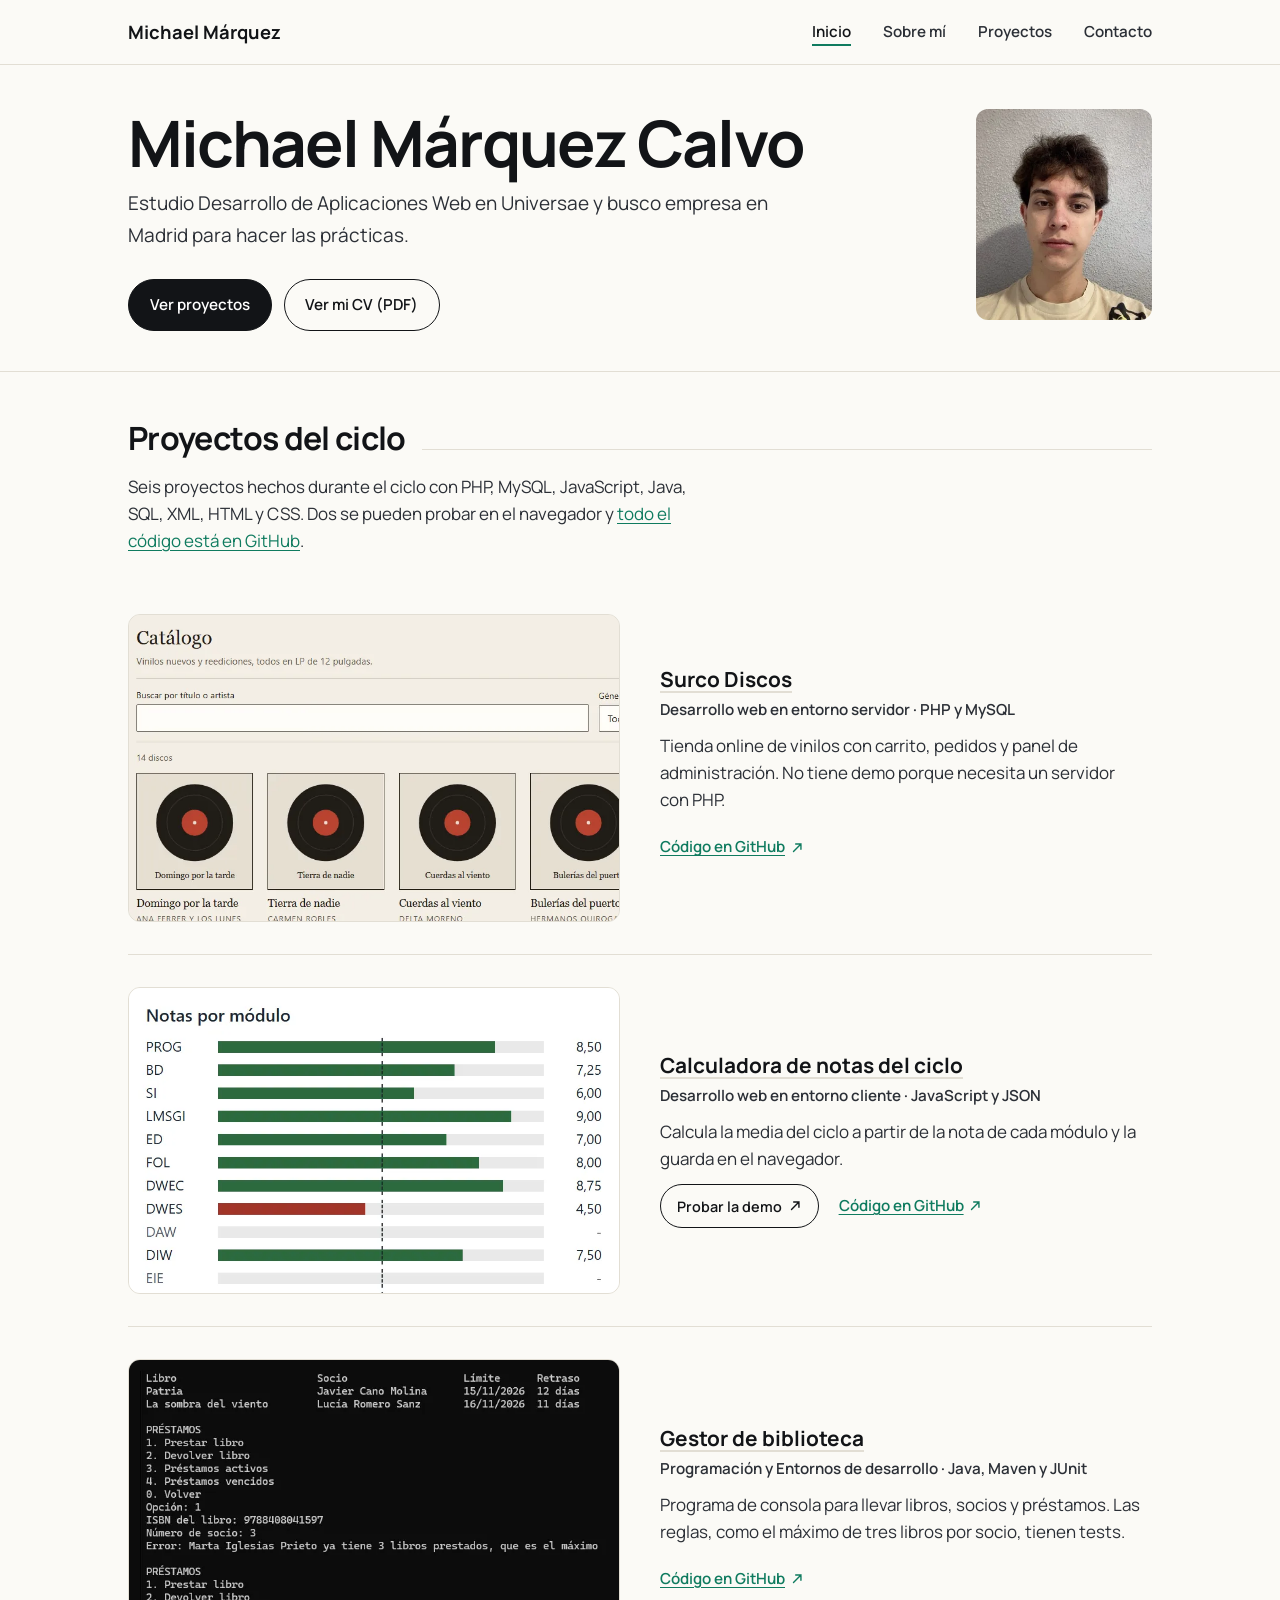
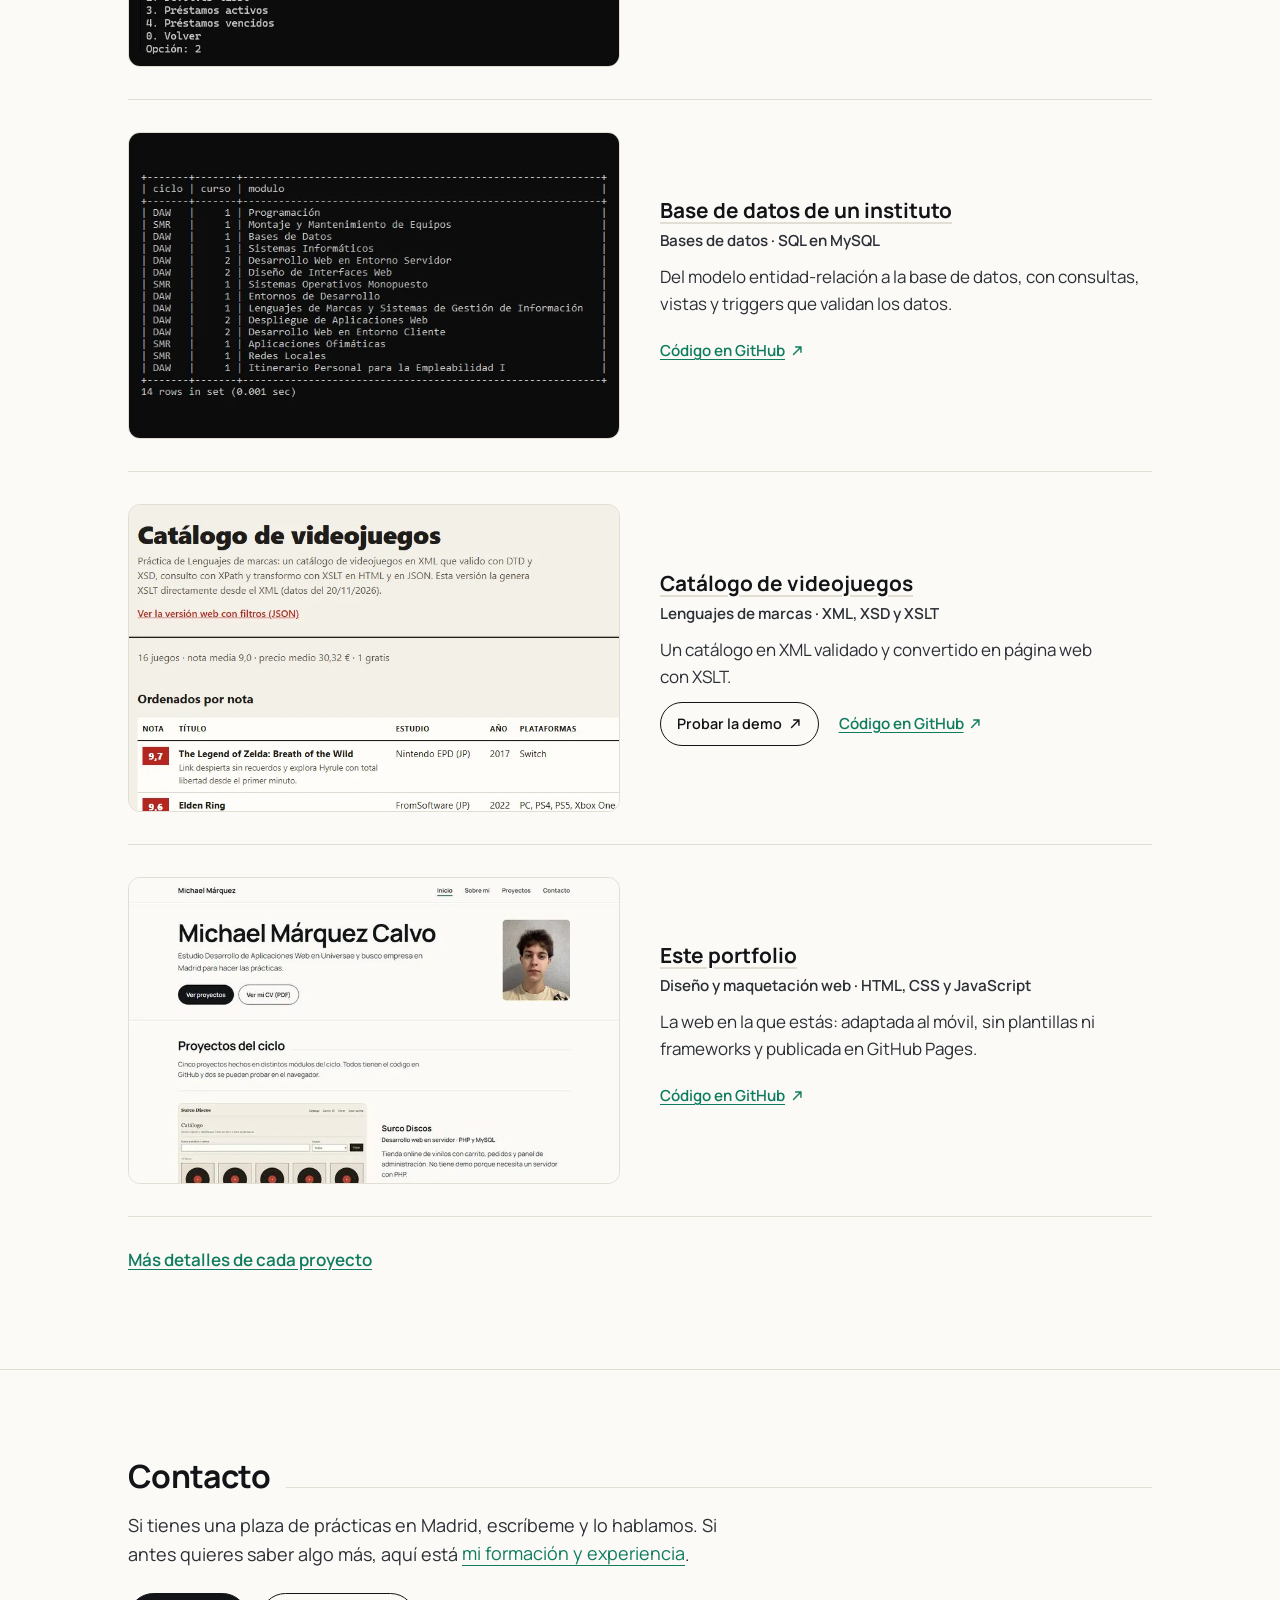
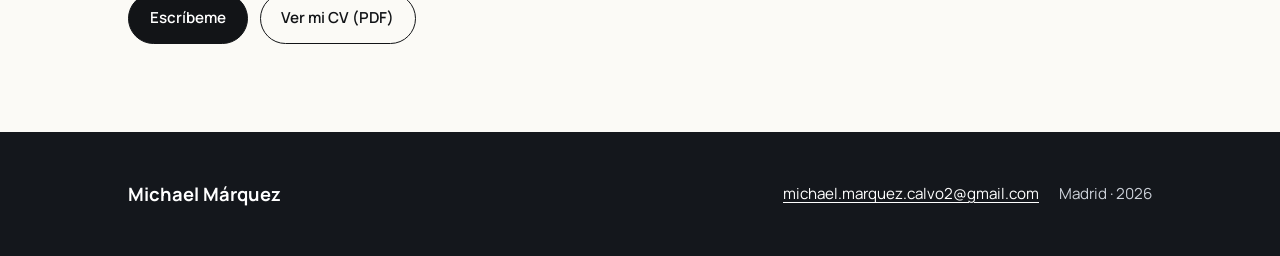
<file: index.html>
<!DOCTYPE html>
<html lang="es" class="no-js">
<head>
  <meta charset="UTF-8">
  <meta name="viewport" content="width=device-width, initial-scale=1">
  <title>Michael Márquez Calvo · Estudiante de Desarrollo de Aplicaciones Web</title>
  <meta name="description" content="Portfolio de Michael Márquez Calvo, estudiante de Desarrollo de Aplicaciones Web en Madrid. Busco empresa para las prácticas del ciclo.">
  <meta name="theme-color" content="#FBFAF6">
  <meta property="og:title" content="Michael Márquez Calvo · Portfolio">
  <meta property="og:description" content="Estudiante de Desarrollo de Aplicaciones Web en Madrid. Proyectos, CV y contacto.">
  <meta property="og:type" content="website">
  <meta property="og:locale" content="es_ES">
  <meta property="og:url" content="https://michaelmarquez-daw.github.io/">
  <meta property="og:image" content="https://michaelmarquez-daw.github.io/assets/img/og.jpg">
  <meta property="og:image:width" content="1200">
  <meta property="og:image:height" content="630">
  <meta name="twitter:card" content="summary_large_image">
  <link rel="icon" href="assets/img/favicon.svg" type="image/svg+xml">
  <link rel="preload" href="assets/fonts/manrope-400.woff2" as="font" type="font/woff2" crossorigin>
  <link rel="preload" href="assets/fonts/manrope-700.woff2" as="font" type="font/woff2" crossorigin>
  <link rel="preload" href="assets/fonts/manrope-600.woff2" as="font" type="font/woff2" crossorigin>
  <script>
    document.documentElement.classList.remove("no-js");
  </script>
  <link rel="stylesheet" href="css/styles.css">
  <script src="js/main.js" defer></script>
</head>
<body>
  <a class="skip-link" href="#contenido">Saltar al contenido</a>

  <header class="site-header">
    <div class="container">
      <a class="brand" href="index.html">Michael Márquez</a>
      <button class="menu-toggle" type="button" aria-expanded="false" aria-controls="menu">Menú</button>
      <nav class="site-nav" id="menu" aria-label="Principal">
        <ul>
          <li><a href="index.html" aria-current="page">Inicio</a></li>
          <li><a href="sobre-mi.html">Sobre mí</a></li>
          <li><a href="proyectos.html">Proyectos</a></li>
          <li><a href="contacto.html">Contacto</a></li>
        </ul>
      </nav>
    </div>
  </header>

  <main id="contenido">
    <section class="hero">
      <div class="container hero-grid">
        <div class="portrait">
          <picture><source type="image/webp" srcset="assets/img/foto.webp"><img src="assets/img/foto.jpg" alt="" width="332" height="398" fetchpriority="high"></picture>
        </div>
        <h1>Michael Márquez Calvo</h1>
        <p class="lead">Estudio Desarrollo de Aplicaciones Web en Universae y busco empresa en Madrid para hacer las prácticas.</p>
        <div class="actions">
          <a class="btn btn-primary" href="#proyectos">Ver proyectos</a>
          <a class="btn btn-secondary" href="assets/cv/CV_Michael_Marquez_Calvo_DAW.pdf">Ver mi CV (PDF)</a>
        </div>
      </div>
    </section>

    <section class="section" id="proyectos" aria-labelledby="titulo-proyectos">
      <div class="container">
        <div class="section-title"><h2 id="titulo-proyectos">Proyectos del ciclo</h2></div>
        <p class="section-intro">Seis proyectos hechos durante el ciclo con PHP, MySQL, JavaScript, Java, SQL, XML, HTML y CSS. Dos se pueden probar en el navegador y <a href="https://github.com/michaelmarquez-daw">todo el código está en GitHub</a>.</p>
        <ul class="work-index">
          <li class="work-row">
            <a class="work-thumb" href="proyectos.html#surco-discos" tabindex="-1" aria-hidden="true"><picture><source type="image/webp" srcset="assets/img/proyectos/mini/tienda-php.webp"><img src="assets/img/proyectos/mini/tienda-php.jpg" alt="" width="800" height="500"></picture></a>
            <div class="work-text">
              <h3><a href="proyectos.html#surco-discos">Surco Discos</a></h3>
              <p class="modulo">Desarrollo web en entorno servidor · PHP y MySQL</p>
              <p>Tienda online de vinilos con carrito, pedidos y panel de administración. No tiene demo porque necesita un servidor con PHP.</p>
              <p class="work-links"><a href="https://github.com/michaelmarquez-daw/tienda-php">Código en GitHub<svg class="externo" aria-hidden="true" viewBox="0 0 16 16" width="14" height="14"><path d="M6.5 3.5h6v6M12.5 3.5 4 12" fill="none" stroke="currentColor" stroke-width="1.6" stroke-linecap="round"/></svg><span class="sr-only"> (abre otra web)</span></a></p>
            </div>
          </li>
          <li class="work-row">
            <a class="work-thumb" href="proyectos.html#calculadora-notas" tabindex="-1" aria-hidden="true"><picture><source type="image/webp" srcset="assets/img/proyectos/mini/notas-js.webp"><img src="assets/img/proyectos/mini/notas-js.jpg" alt="" width="846" height="529" loading="lazy"></picture></a>
            <div class="work-text">
              <h3><a href="proyectos.html#calculadora-notas">Calculadora de notas del ciclo</a></h3>
              <p class="modulo">Desarrollo web en entorno cliente · JavaScript y JSON</p>
              <p>Calcula la media del ciclo a partir de la nota de cada módulo y la guarda en el navegador.</p>
              <p class="work-links"><a class="btn btn-secondary btn-demo" href="https://michaelmarquez-daw.github.io/notas-js/">Probar la demo<svg class="externo" aria-hidden="true" viewBox="0 0 16 16" width="14" height="14"><path d="M6.5 3.5h6v6M12.5 3.5 4 12" fill="none" stroke="currentColor" stroke-width="1.6" stroke-linecap="round"/></svg><span class="sr-only"> (abre otra web)</span></a><a href="https://github.com/michaelmarquez-daw/notas-js">Código en GitHub<svg class="externo" aria-hidden="true" viewBox="0 0 16 16" width="14" height="14"><path d="M6.5 3.5h6v6M12.5 3.5 4 12" fill="none" stroke="currentColor" stroke-width="1.6" stroke-linecap="round"/></svg><span class="sr-only"> (abre otra web)</span></a></p>
            </div>
          </li>
          <li class="work-row">
            <a class="work-thumb" href="proyectos.html#gestor-biblioteca" tabindex="-1" aria-hidden="true"><picture><source type="image/webp" srcset="assets/img/proyectos/mini/biblioteca-java.webp"><img src="assets/img/proyectos/mini/biblioteca-java.jpg" alt="" width="722" height="451" loading="lazy"></picture></a>
            <div class="work-text">
              <h3><a href="proyectos.html#gestor-biblioteca">Gestor de biblioteca</a></h3>
              <p class="modulo">Programación y Entornos de desarrollo · Java, Maven y JUnit</p>
              <p>Programa de consola para llevar libros, socios y préstamos. Las reglas, como el máximo de tres libros por socio, tienen tests.</p>
              <p class="work-links"><a href="https://github.com/michaelmarquez-daw/biblioteca-java">Código en GitHub<svg class="externo" aria-hidden="true" viewBox="0 0 16 16" width="14" height="14"><path d="M6.5 3.5h6v6M12.5 3.5 4 12" fill="none" stroke="currentColor" stroke-width="1.6" stroke-linecap="round"/></svg><span class="sr-only"> (abre otra web)</span></a></p>
            </div>
          </li>
          <li class="work-row">
            <a class="work-thumb" href="proyectos.html#base-datos-instituto" tabindex="-1" aria-hidden="true"><picture><source type="image/webp" srcset="assets/img/proyectos/mini/instituto-sql.webp"><img src="assets/img/proyectos/mini/instituto-sql.jpg" alt="" width="656" height="410" loading="lazy"></picture></a>
            <div class="work-text">
              <h3><a href="proyectos.html#base-datos-instituto">Base de datos de un instituto</a></h3>
              <p class="modulo">Bases de datos · SQL en MySQL</p>
              <p>Del modelo entidad-relación a la base de datos, con consultas, vistas y triggers que validan los datos.</p>
              <p class="work-links"><a href="https://github.com/michaelmarquez-daw/instituto-sql">Código en GitHub<svg class="externo" aria-hidden="true" viewBox="0 0 16 16" width="14" height="14"><path d="M6.5 3.5h6v6M12.5 3.5 4 12" fill="none" stroke="currentColor" stroke-width="1.6" stroke-linecap="round"/></svg><span class="sr-only"> (abre otra web)</span></a></p>
            </div>
          </li>
          <li class="work-row">
            <a class="work-thumb" href="proyectos.html#catalogo-videojuegos" tabindex="-1" aria-hidden="true"><picture><source type="image/webp" srcset="assets/img/proyectos/mini/videojuegos-xml.webp"><img src="assets/img/proyectos/mini/videojuegos-xml.jpg" alt="" width="800" height="500" loading="lazy"></picture></a>
            <div class="work-text">
              <h3><a href="proyectos.html#catalogo-videojuegos">Catálogo de videojuegos</a></h3>
              <p class="modulo">Lenguajes de marcas · XML, XSD y XSLT</p>
              <p>Un catálogo en XML validado y convertido en página web con XSLT.</p>
              <p class="work-links"><a class="btn btn-secondary btn-demo" href="https://michaelmarquez-daw.github.io/videojuegos-xml/web/">Probar la demo<svg class="externo" aria-hidden="true" viewBox="0 0 16 16" width="14" height="14"><path d="M6.5 3.5h6v6M12.5 3.5 4 12" fill="none" stroke="currentColor" stroke-width="1.6" stroke-linecap="round"/></svg><span class="sr-only"> (abre otra web)</span></a><a href="https://github.com/michaelmarquez-daw/videojuegos-xml">Código en GitHub<svg class="externo" aria-hidden="true" viewBox="0 0 16 16" width="14" height="14"><path d="M6.5 3.5h6v6M12.5 3.5 4 12" fill="none" stroke="currentColor" stroke-width="1.6" stroke-linecap="round"/></svg><span class="sr-only"> (abre otra web)</span></a></p>
            </div>
          </li>
          <li class="work-row">
            <a class="work-thumb" href="proyectos.html#este-portfolio" tabindex="-1" aria-hidden="true"><picture><source type="image/webp" srcset="assets/img/proyectos/mini/portfolio.webp"><img src="assets/img/proyectos/mini/portfolio.jpg" alt="" width="800" height="500" loading="lazy"></picture></a>
            <div class="work-text">
              <h3><a href="proyectos.html#este-portfolio">Este portfolio</a></h3>
              <p class="modulo">Diseño y maquetación web · HTML, CSS y JavaScript</p>
              <p>La web en la que estás: adaptada al móvil, sin plantillas ni frameworks y publicada en GitHub Pages.</p>
              <p class="work-links"><a href="https://github.com/michaelmarquez-daw/michaelmarquez-daw.github.io">Código en GitHub<svg class="externo" aria-hidden="true" viewBox="0 0 16 16" width="14" height="14"><path d="M6.5 3.5h6v6M12.5 3.5 4 12" fill="none" stroke="currentColor" stroke-width="1.6" stroke-linecap="round"/></svg><span class="sr-only"> (abre otra web)</span></a></p>
            </div>
          </li>
        </ul>
        <p class="more"><a href="proyectos.html">Más detalles de cada proyecto</a></p>
      </div>
    </section>

    <section class="section cierre" aria-labelledby="titulo-contacto">
      <div class="container">
        <div class="section-title"><h2 id="titulo-contacto">Contacto</h2></div>
        <p>Si tienes una plaza de prácticas en Madrid, escríbeme y lo hablamos. Si antes quieres saber algo más, aquí está <a href="sobre-mi.html">mi formación y&nbsp;experiencia</a>.</p>
        <div class="actions">
          <a class="btn btn-primary" href="mailto:michael.marquez.calvo2@gmail.com">Escríbeme</a>
          <a class="btn btn-secondary" href="assets/cv/CV_Michael_Marquez_Calvo_DAW.pdf">Ver mi CV (PDF)</a>
        </div>
      </div>
    </section>
  </main>

  <footer class="site-footer">
    <div class="container">
      <p><a class="brand" href="index.html">Michael Márquez</a></p>
      <p class="footer-meta">
        <a href="mailto:michael.marquez.calvo2@gmail.com">michael.marquez.calvo2@gmail.com</a>
        <span>Madrid · <span data-year>2026</span></span>
      </p>
    </div>
  </footer>
</body>
</html>
</file>
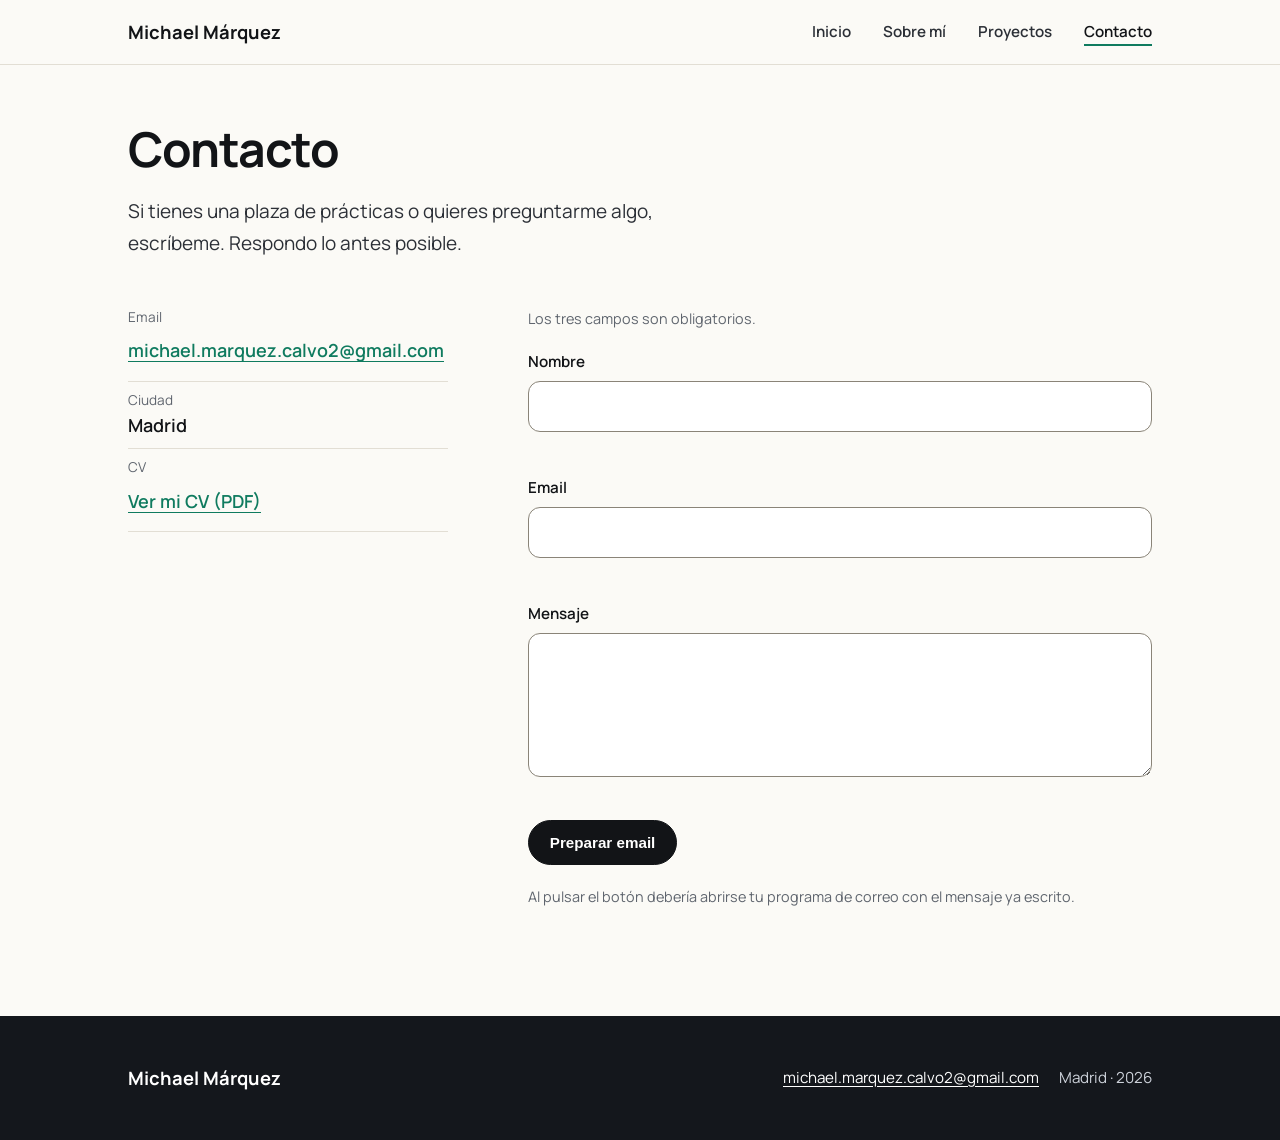
<file: contacto.html>
<!DOCTYPE html>
<html lang="es" class="no-js">
<head>
  <meta charset="UTF-8">
  <meta name="viewport" content="width=device-width, initial-scale=1">
  <title>Contacto · Michael Márquez Calvo</title>
  <meta name="description" content="Contacta con Michael Márquez Calvo para prácticas de Desarrollo de Aplicaciones Web en Madrid.">
  <meta name="theme-color" content="#FBFAF6">
  <meta property="og:title" content="Contacto · Michael Márquez Calvo">
  <meta property="og:description" content="Contacta con Michael Márquez Calvo para prácticas de Desarrollo de Aplicaciones Web en Madrid.">
  <meta property="og:type" content="website">
  <meta property="og:locale" content="es_ES">
  <meta property="og:url" content="https://michaelmarquez-daw.github.io/contacto.html">
  <meta property="og:image" content="https://michaelmarquez-daw.github.io/assets/img/og.jpg">
  <meta property="og:image:width" content="1200">
  <meta property="og:image:height" content="630">
  <meta name="twitter:card" content="summary_large_image">
  <link rel="icon" href="assets/img/favicon.svg" type="image/svg+xml">
  <link rel="preload" href="assets/fonts/manrope-400.woff2" as="font" type="font/woff2" crossorigin>
  <link rel="preload" href="assets/fonts/manrope-700.woff2" as="font" type="font/woff2" crossorigin>
  <link rel="preload" href="assets/fonts/manrope-600.woff2" as="font" type="font/woff2" crossorigin>
  <script>
    document.documentElement.classList.remove("no-js");
  </script>
  <link rel="stylesheet" href="css/styles.css">
  <script src="js/main.js" defer></script>
</head>
<body>
  <a class="skip-link" href="#contenido">Saltar al contenido</a>

  <header class="site-header">
    <div class="container">
      <a class="brand" href="index.html">Michael Márquez</a>
      <button class="menu-toggle" type="button" aria-expanded="false" aria-controls="menu">Menú</button>
      <nav class="site-nav" id="menu" aria-label="Principal">
        <ul>
          <li><a href="index.html">Inicio</a></li>
          <li><a href="sobre-mi.html">Sobre mí</a></li>
          <li><a href="proyectos.html">Proyectos</a></li>
          <li><a href="contacto.html" aria-current="page">Contacto</a></li>
        </ul>
      </nav>
    </div>
  </header>

  <main id="contenido">
    <section class="page-head">
      <div class="container">
        <h1>Contacto</h1>
        <p class="lead">Si tienes una plaza de prácticas o quieres preguntarme algo, escríbeme. Respondo lo antes posible.</p>
      </div>
    </section>

    <section class="section">
      <div class="container contact-grid">
        <dl class="contact-list">
          <div><dt>Email</dt><dd><a href="mailto:michael.marquez.calvo2@gmail.com">michael.marquez.calvo2@gmail.com</a></dd></div>
          <div><dt>Ciudad</dt><dd><strong>Madrid</strong></dd></div>
          <div><dt>CV</dt><dd><a href="assets/cv/CV_Michael_Marquez_Calvo_DAW.pdf">Ver mi CV (PDF)</a></dd></div>
        </dl>

        <form class="form" id="contact-form" novalidate>
          <p class="form-note">Los tres campos son obligatorios.</p>
          <div class="field">
            <label for="nombre">Nombre</label>
            <input id="nombre" name="nombre" type="text" autocomplete="name" required aria-describedby="nombre-error">
            <p class="error-msg" id="nombre-error" aria-live="polite"></p>
          </div>
          <div class="field">
            <label for="email">Email</label>
            <input id="email" name="email" type="email" autocomplete="email" required aria-describedby="email-error">
            <p class="error-msg" id="email-error" aria-live="polite"></p>
          </div>
          <div class="field">
            <label for="mensaje">Mensaje</label>
            <textarea id="mensaje" name="mensaje" required maxlength="1200" aria-describedby="mensaje-error"></textarea>
            <p class="error-msg" id="mensaje-error" aria-live="polite"></p>
          </div>
          <div class="actions">
            <button class="btn btn-primary" type="submit">Preparar email</button>
          </div>
          <p class="form-note">Al pulsar el botón debería abrirse tu programa de correo con el mensaje ya escrito.</p>
          <p class="form-status" role="status"></p>
        </form>
        <noscript>
          <p>El formulario necesita JavaScript. Puedes escribirme directamente a
          <a href="mailto:michael.marquez.calvo2@gmail.com">michael.marquez.calvo2@gmail.com</a>.</p>
        </noscript>
      </div>
    </section>
  </main>

  <footer class="site-footer">
    <div class="container">
      <p><a class="brand" href="index.html">Michael Márquez</a></p>
      <p class="footer-meta">
        <a href="mailto:michael.marquez.calvo2@gmail.com">michael.marquez.calvo2@gmail.com</a>
        <span>Madrid · <span data-year>2026</span></span>
      </p>
    </div>
  </footer>
</body>
</html>
</file>
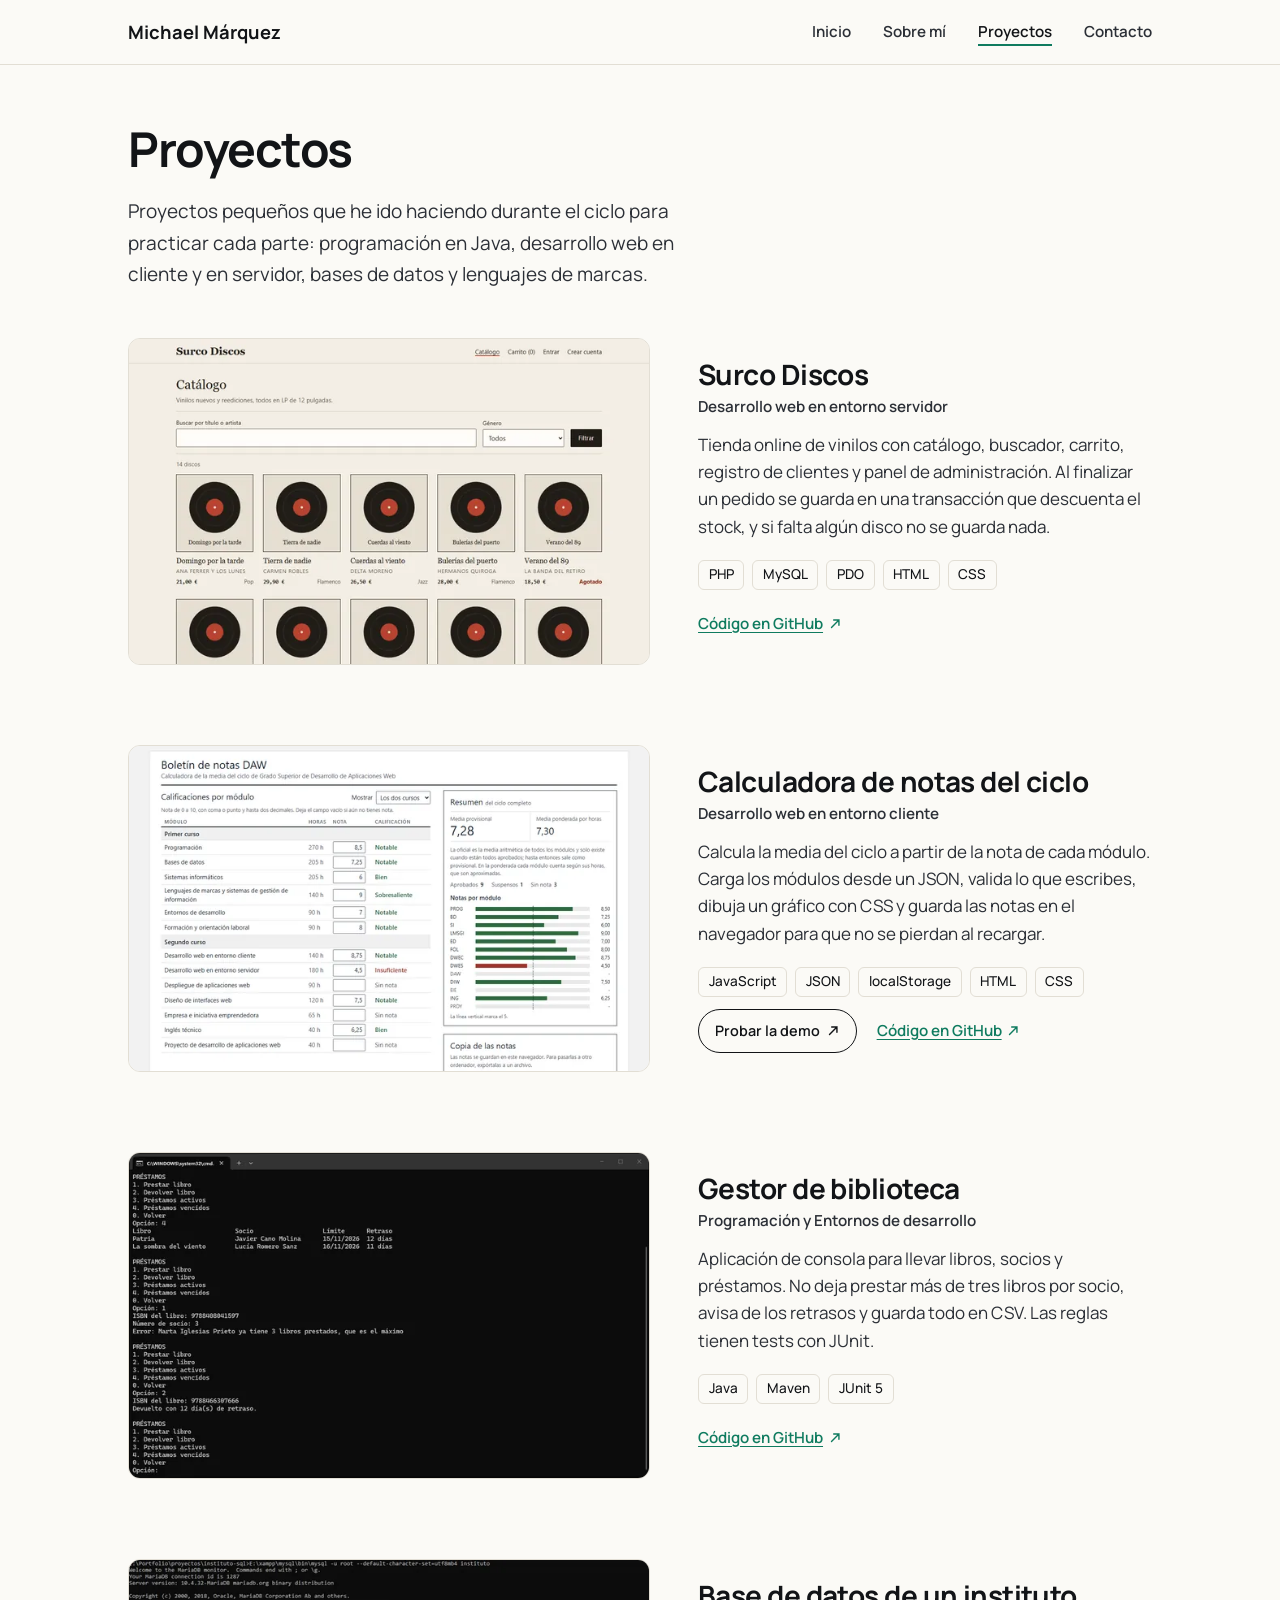
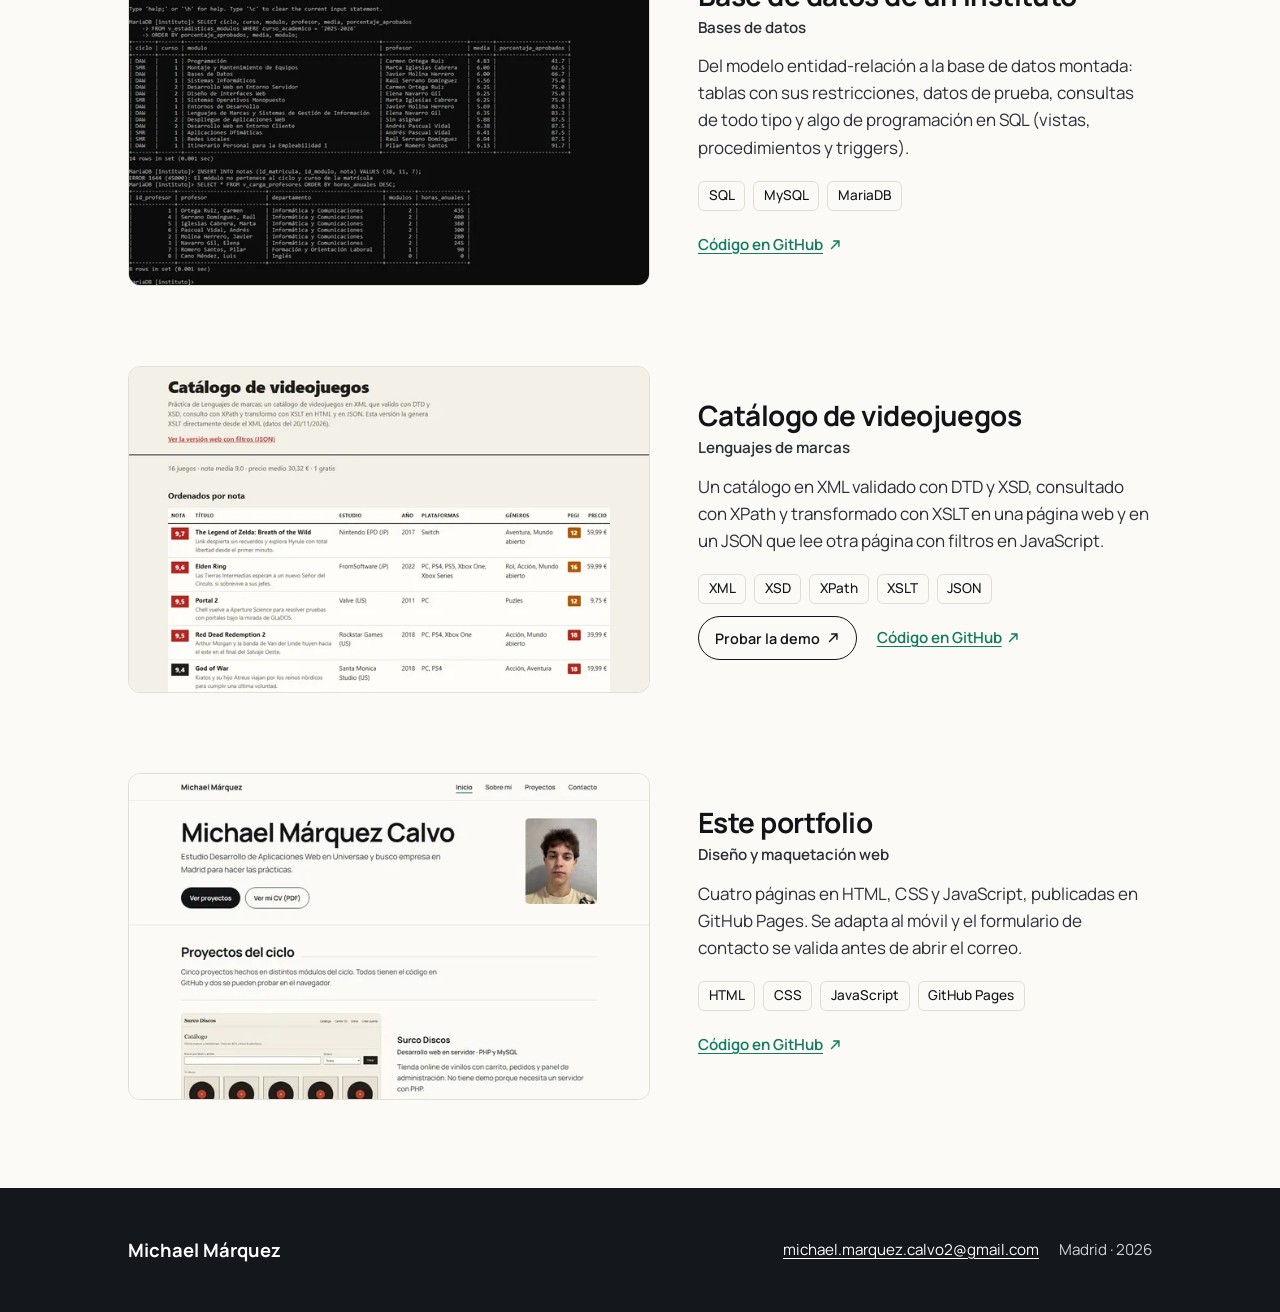
<file: proyectos.html>
<!DOCTYPE html>
<html lang="es" class="no-js">
<head>
  <meta charset="UTF-8">
  <meta name="viewport" content="width=device-width, initial-scale=1">
  <title>Proyectos · Michael Márquez Calvo</title>
  <meta name="description" content="Proyectos que he hecho durante el ciclo de DAW: Java, JavaScript, PHP con MySQL, SQL y XML. Con capturas, código y demos.">
  <meta name="theme-color" content="#FBFAF6">
  <meta property="og:title" content="Proyectos · Michael Márquez Calvo">
  <meta property="og:description" content="Proyectos que he hecho durante el ciclo de DAW: Java, JavaScript, PHP con MySQL, SQL y XML. Con capturas, código y demos.">
  <meta property="og:type" content="website">
  <meta property="og:locale" content="es_ES">
  <meta property="og:url" content="https://michaelmarquez-daw.github.io/proyectos.html">
  <meta property="og:image" content="https://michaelmarquez-daw.github.io/assets/img/og.jpg">
  <meta property="og:image:width" content="1200">
  <meta property="og:image:height" content="630">
  <meta name="twitter:card" content="summary_large_image">
  <link rel="icon" href="assets/img/favicon.svg" type="image/svg+xml">
  <link rel="preload" href="assets/fonts/manrope-400.woff2" as="font" type="font/woff2" crossorigin>
  <link rel="preload" href="assets/fonts/manrope-700.woff2" as="font" type="font/woff2" crossorigin>
  <link rel="preload" href="assets/fonts/manrope-600.woff2" as="font" type="font/woff2" crossorigin>
  <script>
    document.documentElement.classList.remove("no-js");
  </script>
  <link rel="stylesheet" href="css/styles.css">
  <script src="js/main.js" defer></script>
</head>
<body>
  <a class="skip-link" href="#contenido">Saltar al contenido</a>

  <header class="site-header">
    <div class="container">
      <a class="brand" href="index.html">Michael Márquez</a>
      <button class="menu-toggle" type="button" aria-expanded="false" aria-controls="menu">Menú</button>
      <nav class="site-nav" id="menu" aria-label="Principal">
        <ul>
          <li><a href="index.html">Inicio</a></li>
          <li><a href="sobre-mi.html">Sobre mí</a></li>
          <li><a href="proyectos.html" aria-current="page">Proyectos</a></li>
          <li><a href="contacto.html">Contacto</a></li>
        </ul>
      </nav>
    </div>
  </header>

  <main id="contenido">
    <section class="page-head">
      <div class="container">
        <h1>Proyectos</h1>
        <p class="lead">Proyectos pequeños que he ido haciendo durante el ciclo para practicar cada parte: programación en Java, desarrollo web en cliente y en servidor, bases de datos y lenguajes de marcas.</p>
      </div>
    </section>

    <section class="section">
      <div class="container">
        <ol class="project-list">
          <li>
            <article class="work" id="surco-discos">
              <picture>
                <source type="image/webp" srcset="assets/img/proyectos/tienda-php-640.webp 640w, assets/img/proyectos/tienda-php.webp 960w" sizes="(min-width: 48em) 34rem, calc(100vw - 2rem)">
                <img class="work-img" src="assets/img/proyectos/tienda-php.jpg" srcset="assets/img/proyectos/tienda-php-640.jpg 640w, assets/img/proyectos/tienda-php.jpg 960w" sizes="(min-width: 48em) 34rem, calc(100vw - 2rem)" alt="Catálogo de la tienda Surco Discos con los vinilos a la venta" width="960" height="600" fetchpriority="high">
              </picture>
              <div class="work-body">
                <h2>Surco Discos</h2>
                <p class="modulo">Desarrollo web en entorno servidor</p>
                <p>Tienda online de vinilos con catálogo, buscador, carrito, registro de clientes y panel de administración. Al finalizar un pedido se guarda en una transacción que descuenta el stock, y si falta algún disco no se guarda nada.</p>
                <ul class="chips" aria-label="Tecnologías">
                  <li>PHP</li><li>MySQL</li><li>PDO</li><li>HTML</li><li>CSS</li>
                </ul>
                <p class="work-links"><a href="https://github.com/michaelmarquez-daw/tienda-php">Código en GitHub<svg class="externo" aria-hidden="true" viewBox="0 0 16 16" width="14" height="14"><path d="M6.5 3.5h6v6M12.5 3.5 4 12" fill="none" stroke="currentColor" stroke-width="1.6" stroke-linecap="round"/></svg><span class="sr-only"> (abre otra web)</span></a></p>
              </div>
            </article>
          </li>
          <li>
            <article class="work" id="calculadora-notas">
              <picture>
                <source type="image/webp" srcset="assets/img/proyectos/notas-js-640.webp 640w, assets/img/proyectos/notas-js.webp 960w" sizes="(min-width: 48em) 34rem, calc(100vw - 2rem)">
                <img class="work-img" src="assets/img/proyectos/notas-js.jpg" srcset="assets/img/proyectos/notas-js-640.jpg 640w, assets/img/proyectos/notas-js.jpg 960w" sizes="(min-width: 48em) 34rem, calc(100vw - 2rem)" alt="Boletín de notas con las calificaciones de los módulos de DAW y la media del ciclo" width="960" height="600" loading="lazy">
              </picture>
              <div class="work-body">
                <h2>Calculadora de notas del ciclo</h2>
                <p class="modulo">Desarrollo web en entorno cliente</p>
                <p>Calcula la media del ciclo a partir de la nota de cada módulo. Carga los módulos desde un JSON, valida lo que escribes, dibuja un gráfico con CSS y guarda las notas en el navegador para que no se pierdan al recargar.</p>
                <ul class="chips" aria-label="Tecnologías">
                  <li>JavaScript</li><li>JSON</li><li>localStorage</li><li>HTML</li><li>CSS</li>
                </ul>
                <p class="work-links"><a class="btn btn-secondary btn-demo" href="https://michaelmarquez-daw.github.io/notas-js/">Probar la demo<svg class="externo" aria-hidden="true" viewBox="0 0 16 16" width="14" height="14"><path d="M6.5 3.5h6v6M12.5 3.5 4 12" fill="none" stroke="currentColor" stroke-width="1.6" stroke-linecap="round"/></svg><span class="sr-only"> (abre otra web)</span></a><a href="https://github.com/michaelmarquez-daw/notas-js">Código en GitHub<svg class="externo" aria-hidden="true" viewBox="0 0 16 16" width="14" height="14"><path d="M6.5 3.5h6v6M12.5 3.5 4 12" fill="none" stroke="currentColor" stroke-width="1.6" stroke-linecap="round"/></svg><span class="sr-only"> (abre otra web)</span></a></p>
              </div>
            </article>
          </li>
          <li>
            <article class="work" id="gestor-biblioteca">
              <picture>
                <source type="image/webp" srcset="assets/img/proyectos/biblioteca-java-640.webp 640w, assets/img/proyectos/biblioteca-java.webp 960w" sizes="(min-width: 48em) 34rem, calc(100vw - 2rem)">
                <img class="work-img" src="assets/img/proyectos/biblioteca-java.jpg" srcset="assets/img/proyectos/biblioteca-java-640.jpg 640w, assets/img/proyectos/biblioteca-java.jpg 960w" sizes="(min-width: 48em) 34rem, calc(100vw - 2rem)" alt="Sesión en la consola del gestor de biblioteca con préstamos y devoluciones" width="960" height="600" loading="lazy">
              </picture>
              <div class="work-body">
                <h2>Gestor de biblioteca</h2>
                <p class="modulo">Programación y Entornos de desarrollo</p>
                <p>Aplicación de consola para llevar libros, socios y préstamos. No deja prestar más de tres libros por socio, avisa de los retrasos y guarda todo en CSV. Las reglas tienen tests con JUnit.</p>
                <ul class="chips" aria-label="Tecnologías">
                  <li>Java</li><li>Maven</li><li>JUnit 5</li>
                </ul>
                <p class="work-links"><a href="https://github.com/michaelmarquez-daw/biblioteca-java">Código en GitHub<svg class="externo" aria-hidden="true" viewBox="0 0 16 16" width="14" height="14"><path d="M6.5 3.5h6v6M12.5 3.5 4 12" fill="none" stroke="currentColor" stroke-width="1.6" stroke-linecap="round"/></svg><span class="sr-only"> (abre otra web)</span></a></p>
              </div>
            </article>
          </li>
          <li>
            <article class="work" id="base-datos-instituto">
              <picture>
                <source type="image/webp" srcset="assets/img/proyectos/instituto-sql-640.webp 640w, assets/img/proyectos/instituto-sql.webp 960w" sizes="(min-width: 48em) 34rem, calc(100vw - 2rem)">
                <img class="work-img" src="assets/img/proyectos/instituto-sql.jpg" srcset="assets/img/proyectos/instituto-sql-640.jpg 640w, assets/img/proyectos/instituto-sql.jpg 960w" sizes="(min-width: 48em) 34rem, calc(100vw - 2rem)" alt="Resultados de consultas SQL sobre la base de datos del instituto" width="960" height="600" loading="lazy">
              </picture>
              <div class="work-body">
                <h2>Base de datos de un instituto</h2>
                <p class="modulo">Bases de datos</p>
                <p>Del modelo entidad-relación a la base de datos montada: tablas con sus restricciones, datos de prueba, consultas de todo tipo y algo de programación en SQL (vistas, procedimientos y triggers).</p>
                <ul class="chips" aria-label="Tecnologías">
                  <li>SQL</li><li>MySQL</li><li>MariaDB</li>
                </ul>
                <p class="work-links"><a href="https://github.com/michaelmarquez-daw/instituto-sql">Código en GitHub<svg class="externo" aria-hidden="true" viewBox="0 0 16 16" width="14" height="14"><path d="M6.5 3.5h6v6M12.5 3.5 4 12" fill="none" stroke="currentColor" stroke-width="1.6" stroke-linecap="round"/></svg><span class="sr-only"> (abre otra web)</span></a></p>
              </div>
            </article>
          </li>
          <li>
            <article class="work" id="catalogo-videojuegos">
              <picture>
                <source type="image/webp" srcset="assets/img/proyectos/videojuegos-xml-640.webp 640w, assets/img/proyectos/videojuegos-xml.webp 960w" sizes="(min-width: 48em) 34rem, calc(100vw - 2rem)">
                <img class="work-img" src="assets/img/proyectos/videojuegos-xml.jpg" srcset="assets/img/proyectos/videojuegos-xml-640.jpg 640w, assets/img/proyectos/videojuegos-xml.jpg 960w" sizes="(min-width: 48em) 34rem, calc(100vw - 2rem)" alt="Catálogo de videojuegos generado con XSLT, ordenado por nota" width="960" height="600" loading="lazy">
              </picture>
              <div class="work-body">
                <h2>Catálogo de videojuegos</h2>
                <p class="modulo">Lenguajes de marcas</p>
                <p>Un catálogo en XML validado con DTD y XSD, consultado con XPath y transformado con XSLT en una página web y en un JSON que lee otra página con filtros en JavaScript.</p>
                <ul class="chips" aria-label="Tecnologías">
                  <li>XML</li><li>XSD</li><li>XPath</li><li>XSLT</li><li>JSON</li>
                </ul>
                <p class="work-links"><a class="btn btn-secondary btn-demo" href="https://michaelmarquez-daw.github.io/videojuegos-xml/web/">Probar la demo<svg class="externo" aria-hidden="true" viewBox="0 0 16 16" width="14" height="14"><path d="M6.5 3.5h6v6M12.5 3.5 4 12" fill="none" stroke="currentColor" stroke-width="1.6" stroke-linecap="round"/></svg><span class="sr-only"> (abre otra web)</span></a><a href="https://github.com/michaelmarquez-daw/videojuegos-xml">Código en GitHub<svg class="externo" aria-hidden="true" viewBox="0 0 16 16" width="14" height="14"><path d="M6.5 3.5h6v6M12.5 3.5 4 12" fill="none" stroke="currentColor" stroke-width="1.6" stroke-linecap="round"/></svg><span class="sr-only"> (abre otra web)</span></a></p>
              </div>
            </article>
          </li>
          <li>
            <article class="work" id="este-portfolio">
              <picture>
                <source type="image/webp" srcset="assets/img/proyectos/portfolio-640.webp 640w, assets/img/proyectos/portfolio.webp 960w" sizes="(min-width: 48em) 34rem, calc(100vw - 2rem)">
                <img class="work-img" src="assets/img/proyectos/portfolio.jpg" srcset="assets/img/proyectos/portfolio-640.jpg 640w, assets/img/proyectos/portfolio.jpg 960w" sizes="(min-width: 48em) 34rem, calc(100vw - 2rem)" alt="Portada de este portfolio" width="960" height="600" loading="lazy">
              </picture>
              <div class="work-body">
                <h2>Este portfolio</h2>
                <p class="modulo">Diseño y maquetación web</p>
                <p>Cuatro páginas en HTML, CSS y JavaScript, publicadas en GitHub Pages. Se adapta al móvil y el formulario de contacto se valida antes de abrir el correo.</p>
                <ul class="chips" aria-label="Tecnologías">
                  <li>HTML</li><li>CSS</li><li>JavaScript</li><li>GitHub Pages</li>
                </ul>
                <p class="work-links"><a href="https://github.com/michaelmarquez-daw/michaelmarquez-daw.github.io">Código en GitHub<svg class="externo" aria-hidden="true" viewBox="0 0 16 16" width="14" height="14"><path d="M6.5 3.5h6v6M12.5 3.5 4 12" fill="none" stroke="currentColor" stroke-width="1.6" stroke-linecap="round"/></svg><span class="sr-only"> (abre otra web)</span></a></p>
              </div>
            </article>
          </li>
        </ol>
      </div>
    </section>
  </main>

  <footer class="site-footer">
    <div class="container">
      <p><a class="brand" href="index.html">Michael Márquez</a></p>
      <p class="footer-meta">
        <a href="mailto:michael.marquez.calvo2@gmail.com">michael.marquez.calvo2@gmail.com</a>
        <span>Madrid · <span data-year>2026</span></span>
      </p>
    </div>
  </footer>
</body>
</html>
</file>
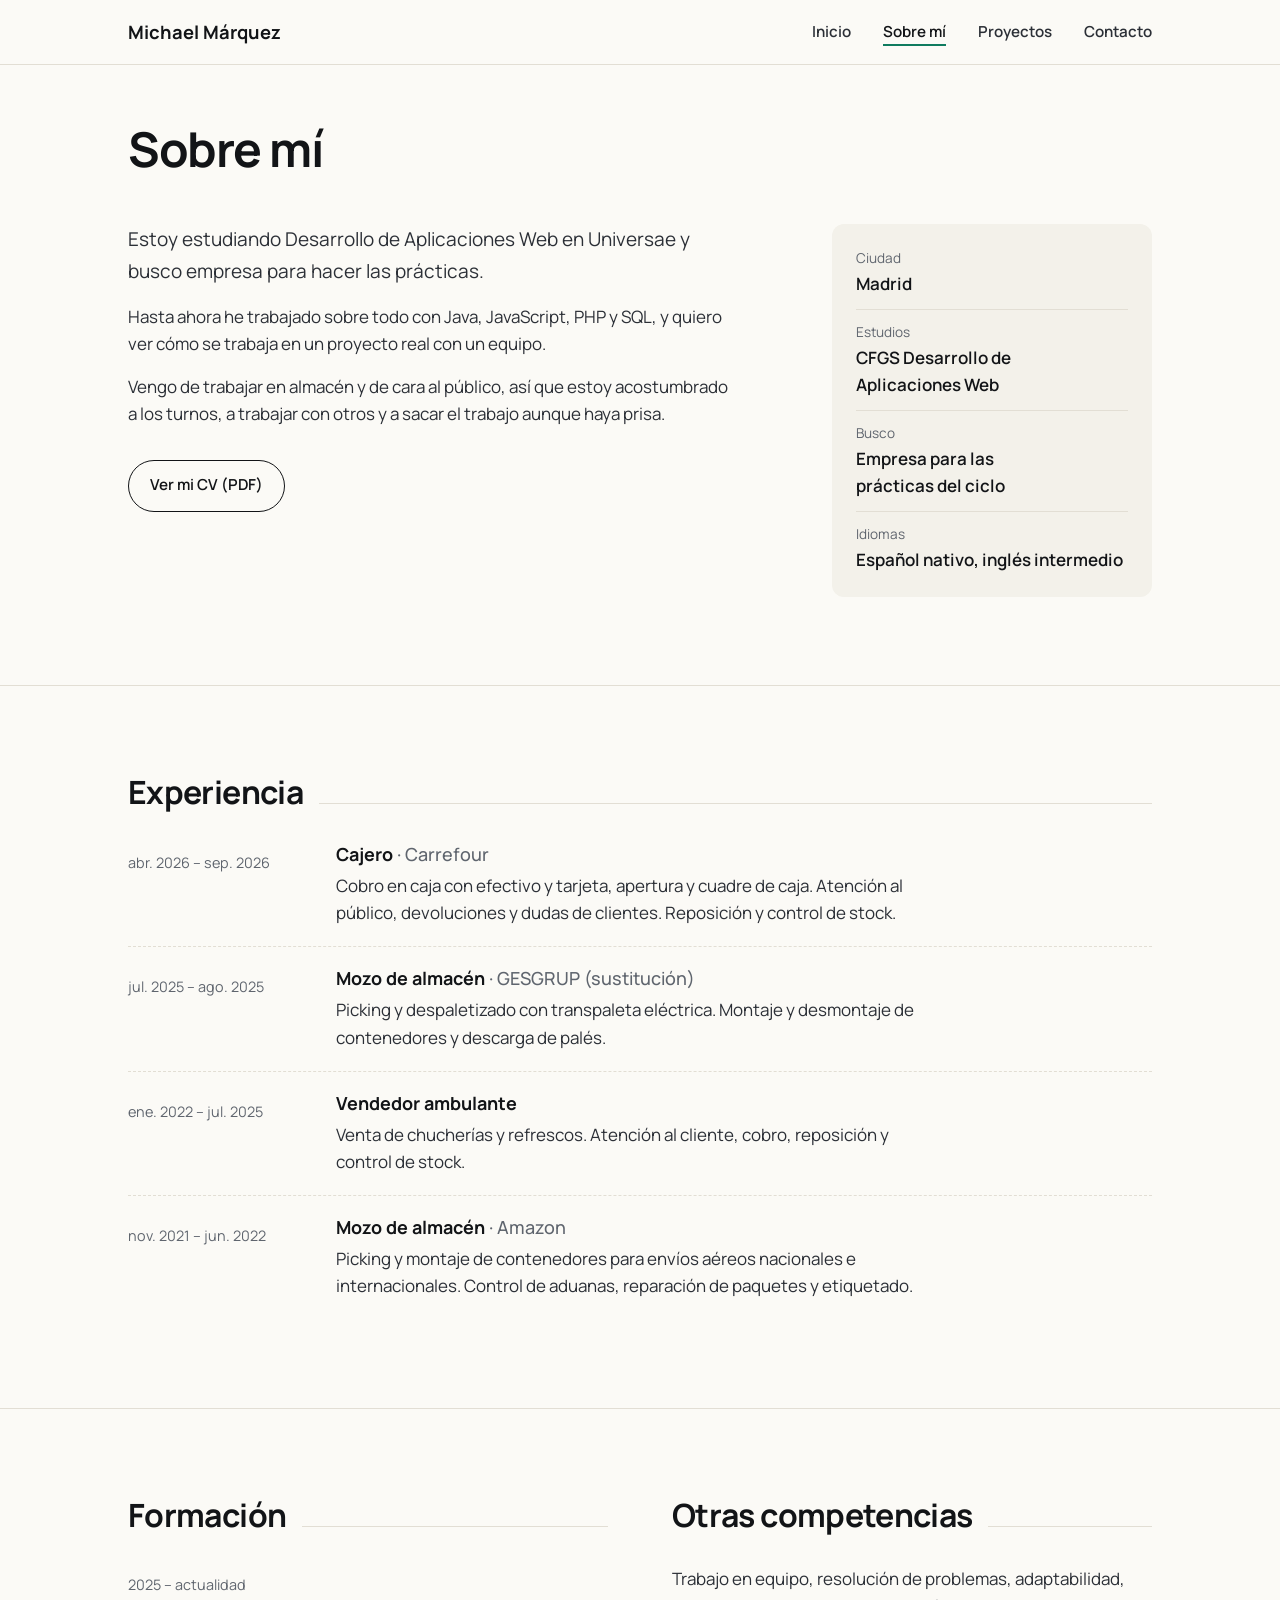
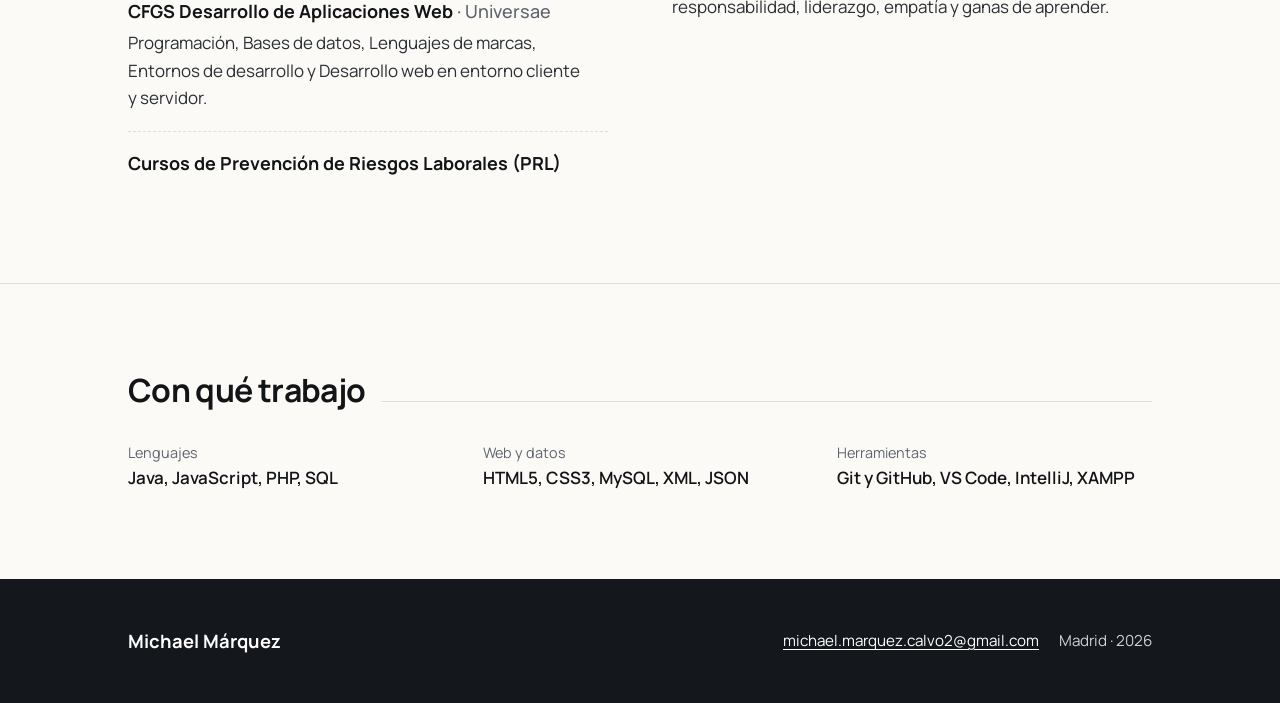
<file: sobre-mi.html>
<!DOCTYPE html>
<html lang="es" class="no-js">
<head>
  <meta charset="UTF-8">
  <meta name="viewport" content="width=device-width, initial-scale=1">
  <title>Sobre mí · Michael Márquez Calvo</title>
  <meta name="description" content="Quién soy, qué estudio y dónde he trabajado. Michael Márquez Calvo, estudiante de Desarrollo de Aplicaciones Web en Madrid.">
  <meta name="theme-color" content="#FBFAF6">
  <meta property="og:title" content="Sobre mí · Michael Márquez Calvo">
  <meta property="og:description" content="Quién soy, qué estudio y dónde he trabajado. Michael Márquez Calvo, estudiante de Desarrollo de Aplicaciones Web en Madrid.">
  <meta property="og:type" content="website">
  <meta property="og:locale" content="es_ES">
  <meta property="og:url" content="https://michaelmarquez-daw.github.io/sobre-mi.html">
  <meta property="og:image" content="https://michaelmarquez-daw.github.io/assets/img/og.jpg">
  <meta property="og:image:width" content="1200">
  <meta property="og:image:height" content="630">
  <meta name="twitter:card" content="summary_large_image">
  <link rel="icon" href="assets/img/favicon.svg" type="image/svg+xml">
  <link rel="preload" href="assets/fonts/manrope-400.woff2" as="font" type="font/woff2" crossorigin>
  <link rel="preload" href="assets/fonts/manrope-700.woff2" as="font" type="font/woff2" crossorigin>
  <link rel="preload" href="assets/fonts/manrope-600.woff2" as="font" type="font/woff2" crossorigin>
  <script>
    document.documentElement.classList.remove("no-js");
  </script>
  <link rel="stylesheet" href="css/styles.css">
  <script src="js/main.js" defer></script>
</head>
<body>
  <a class="skip-link" href="#contenido">Saltar al contenido</a>

  <header class="site-header">
    <div class="container">
      <a class="brand" href="index.html">Michael Márquez</a>
      <button class="menu-toggle" type="button" aria-expanded="false" aria-controls="menu">Menú</button>
      <nav class="site-nav" id="menu" aria-label="Principal">
        <ul>
          <li><a href="index.html">Inicio</a></li>
          <li><a href="sobre-mi.html" aria-current="page">Sobre mí</a></li>
          <li><a href="proyectos.html">Proyectos</a></li>
          <li><a href="contacto.html">Contacto</a></li>
        </ul>
      </nav>
    </div>
  </header>

  <main id="contenido">
    <section class="page-head">
      <div class="container">
        <h1>Sobre mí</h1>
      </div>
    </section>

    <section class="section">
      <div class="container about-grid">
        <div class="about-text">
          <p class="lead">Estoy estudiando Desarrollo de Aplicaciones Web en Universae y busco empresa para hacer las prácticas.</p>
          <p>Hasta ahora he trabajado sobre todo con Java, JavaScript, PHP y SQL, y quiero ver cómo se trabaja en un proyecto real con un equipo.</p>
          <p>Vengo de trabajar en almacén y de cara al público, así que estoy acostumbrado a los turnos, a trabajar con otros y a sacar el trabajo aunque haya prisa.</p>
          <div class="actions about-actions">
            <a class="btn btn-secondary" href="assets/cv/CV_Michael_Marquez_Calvo_DAW.pdf">Ver mi CV (PDF)</a>
          </div>
        </div>

        <dl class="facts">
          <div><dt>Ciudad</dt><dd>Madrid</dd></div>
          <div><dt>Estudios</dt><dd>CFGS Desarrollo de Aplicaciones Web</dd></div>
          <div><dt>Busco</dt><dd>Empresa para las prácticas del ciclo</dd></div>
          <div><dt>Idiomas</dt><dd>Español nativo, inglés intermedio</dd></div>
        </dl>
      </div>
    </section>

    <section class="section" aria-labelledby="titulo-experiencia">
      <div class="container">
        <div class="section-title"><h2 id="titulo-experiencia">Experiencia</h2></div>
        <ol class="timeline">
          <li>
            <p class="when">abr. 2026 – sep. 2026</p>
            <div>
              <h3>Cajero <span>· Carrefour</span></h3>
              <p>Cobro en caja con efectivo y tarjeta, apertura y cuadre de caja. Atención al público, devoluciones y dudas de clientes. Reposición y control de stock.</p>
            </div>
          </li>
          <li>
            <p class="when">jul. 2025 – ago. 2025</p>
            <div>
              <h3>Mozo de almacén <span>· GESGRUP (sustitución)</span></h3>
              <p>Picking y despaletizado con transpaleta eléctrica. Montaje y desmontaje de contenedores y descarga de palés.</p>
            </div>
          </li>
          <li>
            <p class="when">ene. 2022 – jul. 2025</p>
            <div>
              <h3>Vendedor ambulante</h3>
              <p>Venta de chucherías y refrescos. Atención al cliente, cobro, reposición y control de stock.</p>
            </div>
          </li>
          <li>
            <p class="when">nov. 2021 – jun. 2022</p>
            <div>
              <h3>Mozo de almacén <span>· Amazon</span></h3>
              <p>Picking y montaje de contenedores para envíos aéreos nacionales e internacionales. Control de aduanas, reparación de paquetes y etiquetado.</p>
            </div>
          </li>
        </ol>
      </div>
    </section>

    <section class="section">
      <div class="container two-cols">
        <div>
          <div class="section-title"><h2>Formación</h2></div>
          <ol class="timeline timeline-stacked">
            <li>
              <p class="when">2025 – actualidad</p>
              <div>
                <h3>CFGS Desarrollo de Aplicaciones Web <span>· Universae</span></h3>
                <p>Programación, Bases de datos, Lenguajes de marcas, Entornos de desarrollo y Desarrollo web en entorno cliente y servidor.</p>
              </div>
            </li>
            <li>
              <div>
                <h3>Cursos de Prevención de Riesgos Laborales (PRL)</h3>
              </div>
            </li>
          </ol>
        </div>
        <div>
          <div class="section-title"><h2>Otras competencias</h2></div>
          <p>Trabajo en equipo, resolución de problemas, adaptabilidad, responsabilidad, liderazgo, empatía y ganas de aprender.</p>
        </div>
      </div>
    </section>

    <section class="section" aria-labelledby="titulo-conocimientos">
      <div class="container">
        <div class="section-title"><h2 id="titulo-conocimientos">Con qué trabajo</h2></div>
        <dl class="skills">
          <div><dt>Lenguajes</dt><dd>Java, JavaScript, PHP, SQL</dd></div>
          <div><dt>Web y datos</dt><dd>HTML5, CSS3, MySQL, XML, JSON</dd></div>
          <div><dt>Herramientas</dt><dd>Git y GitHub, VS Code, IntelliJ, XAMPP</dd></div>
        </dl>
      </div>
    </section>
  </main>

  <footer class="site-footer">
    <div class="container">
      <p><a class="brand" href="index.html">Michael Márquez</a></p>
      <p class="footer-meta">
        <a href="mailto:michael.marquez.calvo2@gmail.com">michael.marquez.calvo2@gmail.com</a>
        <span>Madrid · <span data-year>2026</span></span>
      </p>
    </div>
  </footer>
</body>
</html>
</file>
<file: css/styles.css>
/* Estilos del portfolio */

/* Fuentes */
@font-face { font-family: "Manrope"; src: url("../assets/fonts/manrope-400.woff2") format("woff2"); font-weight: 400; font-display: swap; }
@font-face { font-family: "Manrope"; src: url("../assets/fonts/manrope-500.woff2") format("woff2"); font-weight: 500; font-display: swap; }
@font-face { font-family: "Manrope"; src: url("../assets/fonts/manrope-600.woff2") format("woff2"); font-weight: 600; font-display: swap; }
@font-face { font-family: "Manrope"; src: url("../assets/fonts/manrope-700.woff2") format("woff2"); font-weight: 700; font-display: swap; }
/* Arial ajustada a las medidas de Manrope: mientras carga la fuente buena, el texto ocupa casi lo mismo y no salta */
@font-face { font-family: "Manrope Respaldo"; src: local("Arial"); size-adjust: 103.3%; ascent-override: 103.2%; descent-override: 29%; line-gap-override: 0%; }

/* Variables */
:root {
  /* Colores: los mismos que el CV */
  --paper: #FBFAF6;
  --paper-2: #F3F1EA;
  --ink: #121417;
  --ink-2: #2B2F36;
  --muted: #5F656E;
  --line: #E2DED4;
  --accent: #0F7B5F;
  --accent-dark: #0B5E48;
  --night: #14171C;
  --night-text: #CDD2DA;
  --night-accent: #7FD1B4;

  --sans: "Manrope", "Manrope Respaldo", system-ui, sans-serif;

  /* Colores sueltos que antes estaban escritos a mano */
  --error: #B3261E;
  --borde-campo: #8A8478;   /* contraste mínimo 3:1 para que se vea el borde */
  --seleccion: #CFE6DD;

  --container: 68rem;
  --gutter: 1rem;
  --radius: 0.75rem;
  --radius-sm: 0.375rem;
  --header-h: 4rem;
}

/* Base */
*,
*::before,
*::after { box-sizing: border-box; }

* { margin: 0; }

html { scroll-padding-top: calc(var(--header-h) + 1rem); }

body {
  min-height: 100vh;
  min-height: 100dvh;   /* en móviles, sin contar las barras del navegador */
  display: flex;
  flex-direction: column;
  background: var(--paper);
  color: var(--ink);
  font-family: var(--sans);
  font-size: 1.0625rem;
  line-height: 1.6;
  -webkit-font-smoothing: antialiased;
}

main { flex: 1; } /* el pie queda abajo aunque la página sea corta */

img { max-width: 100%; display: block; }

a { color: var(--accent); text-underline-offset: 0.2em; transition: color 0.2s; }
a:hover { color: var(--accent-dark); }

/* Texto seleccionado y cursor de los campos con los colores de la web */
::selection { background: var(--seleccion); color: var(--ink); }
input, textarea { caret-color: var(--accent); }

/* Anillo de foco visible solo al navegar con teclado */
:focus-visible { outline: 2px solid var(--accent); outline-offset: 3px; border-radius: 4px; }

h1, h2, h3 { font-weight: 700; line-height: 1.15; }
h2 { font-size: clamp(1.6rem, 3vw, 2rem); letter-spacing: -0.02em; }
h3 { font-size: 1.125rem; line-height: 1.3; }
/* Que los títulos no se partan dejando una palabra sola en la última línea */
h1, h2, h3 { text-wrap: balance; }
p { text-wrap: pretty; }

p { color: var(--ink-2); }
/* Más zona pulsable en los enlaces dentro de un párrafo, sin mover el texto */
p a { padding-block: 0.35em; }

/* Si el sistema pide menos animaciones, las quito */
@media (prefers-reduced-motion: reduce) {
  *, *::before, *::after { transition: none !important; scroll-behavior: auto !important; }
}

/* Componentes */
.container {
  width: 100%;
  max-width: var(--container);
  margin-inline: auto;
  padding-inline: var(--gutter);
}

.section { padding-block: 4rem; }
.section + .section { border-top: 1px solid var(--line); }

/* Título de sección con línea fina a la derecha, como en el CV */
.section-title {
  display: flex;
  align-items: baseline;
  gap: 1rem;
  margin-bottom: 2rem;
}
.section-title::after {
  content: "";
  flex: 1;
  height: 1px;
  background: var(--line);
}

.lead { font-size: 1.1875rem; line-height: 1.65; max-width: 38rem; }

/* Enlace para saltar al contenido: invisible hasta que recibe el foco */
.skip-link {
  position: absolute;
  left: 1rem;
  top: -3rem;
  background: var(--ink);
  color: #fff;
  padding: 0.5rem 1rem;
  border-radius: 0.5rem;
  z-index: 100;
}
.skip-link:focus,
.skip-link:hover { top: 1rem; color: #fff; }

/* Botones */
.btn {
  display: inline-flex;
  align-items: center;
  gap: 0.5rem;
  padding: 0.8rem 1.3rem;
  border-radius: 999px;
  border: 1px solid var(--ink);
  font-weight: 600;
  font-size: 0.95rem;
  text-decoration: none;
  justify-content: center;
  cursor: pointer;
  transition: background-color 0.2s, border-color 0.2s, color 0.2s;
}
.btn-primary { background: var(--ink); color: #fff; }
.btn-primary:hover { background: var(--accent-dark); border-color: var(--accent-dark); color: #fff; }
.btn-secondary { background: transparent; color: var(--ink); }
/* Al pasar el ratón no se rellena de negro, para que no se confunda con el principal */
.btn-secondary:hover { background: var(--paper-2); border-color: var(--accent-dark); color: var(--accent-dark); }

.actions { display: flex; flex-wrap: wrap; gap: 0.75rem; }

/* Etiquetas de tecnologías de cada proyecto */
.chips { display: flex; flex-wrap: wrap; gap: 0.5rem; padding: 0; list-style: none; }
.chips li {
  font-size: 0.85rem;
  font-weight: 500;
  padding: 0.2rem 0.6rem;
  border: 1px solid var(--line);
  border-radius: var(--radius-sm);
}

/* Módulo del ciclo de cada proyecto: justo debajo del título, igual en todas las páginas */
.modulo { margin-top: 0.3rem; font-size: 0.95rem; font-weight: 600; color: var(--ink-2); }

/* Cabecera y menú */
.site-header {
  position: sticky;
  top: 0;
  z-index: 50;
  background: rgba(251, 250, 246, 0.94);
  border-bottom: 1px solid var(--line);
}
.site-header .container {
  display: flex;
  align-items: center;
  justify-content: space-between;
  min-height: var(--header-h);
}

.brand {
  font-weight: 700;
  font-size: 1.15rem;
  color: var(--ink);
  text-decoration: none;
  line-height: 1;
  display: inline-flex;
  align-items: center;
  min-height: 2.75rem;
}
.brand:hover { color: var(--ink); }

/* Botón del menú: solo se ve en móvil */
.menu-toggle {
  font: inherit;
  font-weight: 600;
  font-size: 0.95rem;
  background: none;
  border: 1px solid var(--borde-campo);
  border-radius: 999px;
  padding: 0.4rem 1rem;
  min-height: 2.75rem;
  color: var(--ink);
  cursor: pointer;
}

.site-nav ul {
  list-style: none;
  padding: 0;
}
.site-nav a {
  display: block;
  color: var(--ink-2);
  text-decoration: none;
  font-weight: 600;
  font-size: 0.95rem;
}
.site-nav a:hover { color: var(--accent); }
/* La página en la que estás aparece subrayada en verde */
.site-nav a[aria-current="page"] {
  color: var(--ink);
  text-decoration: underline;
  text-decoration-color: var(--accent);
  text-decoration-thickness: 2px;
  text-underline-offset: 0.45em;
}

/* En móvil el menú se despliega debajo de la cabecera.
   Está oculto por defecto y JavaScript añade la clase .is-open */
.site-nav {
  display: none;
  position: absolute;
  top: 100%;
  left: 0;
  right: 0;
  background: var(--paper);
  border-bottom: 1px solid var(--line);
}
.site-nav.is-open { display: block; }
.site-nav ul { padding: 0.5rem var(--gutter) 1rem; }
.site-nav li a { padding: 0.75rem 0; border-bottom: 1px solid var(--line); }
.site-nav li:last-child a { border-bottom: 0; }

/* Si JavaScript no funciona, el menú se muestra siempre en una fila que puede partirse
   y la cabecera deja de ser fija para no tapar media pantalla */
.no-js .menu-toggle { display: none; }
.no-js .site-header { position: static; }
.no-js .site-header .container { flex-wrap: wrap; }
.no-js .site-nav { display: block; position: static; border: 0; }
.no-js .site-nav ul { display: flex; flex-wrap: wrap; gap: 0 1.25rem; padding: 0 0 0.75rem; }
.no-js .site-nav li a { border: 0; padding: 0.5rem 0; }
/* Sin JavaScript el formulario no puede funcionar: se oculta y queda el email */
.no-js #contact-form { display: none; }

/* Portada */
.hero { padding-block: 2rem 2.5rem; }
.hero + .section { border-top: 1px solid var(--line); }

/* En móvil: foto pequeña al lado del nombre y, debajo, el texto y los botones */
.hero-grid {
  display: grid;
  grid-template-columns: 4rem 1fr;
  grid-template-areas:
    "foto nombre"
    "texto texto"
    "botones botones";
  align-items: center;
  gap: 1rem 1rem;
}
.portrait { grid-area: foto; }
.hero h1 { grid-area: nombre; }
.hero .lead { grid-area: texto; max-width: 40rem; }
.hero .actions { grid-area: botones; margin-top: 0.5rem; }

.hero h1 {
  font-size: clamp(2rem, 7vw, 4rem);
  line-height: 1.05;
  letter-spacing: -0.03em;
}

.portrait {
  aspect-ratio: 5 / 6;
  border-radius: var(--radius);
  overflow: hidden;
  background: var(--paper-2);
}
.portrait img {
  width: 100%;
  height: 100%;
  object-fit: cover;
  object-position: 50% 45%;
  filter: saturate(0.85);
}

/* Conocimientos */
.skills { display: grid; gap: 1.25rem; }
.skills dt { font-size: 0.9rem; color: var(--muted); }
.skills dd { margin: 0; font-weight: 600; text-wrap: pretty; }

/* Lista de proyectos en la portada: captura grande, título, módulo, descripción y enlaces */
.section-title:has(+ .section-intro) { margin-bottom: 1rem; }
.section-intro { max-width: 36rem; margin-bottom: 1.75rem; }

/* Sin borde arriba: la línea del título ya separa */
.work-index { list-style: none; padding: 0; }
.work-row {
  display: grid;
  gap: 1rem;
  padding-block: 1.5rem;
  border-bottom: 1px solid var(--line);
}

.work-thumb img {
  width: 100%;
  height: auto;
  aspect-ratio: 16 / 10;   /* todas las capturas con la misma proporción, para que las filas midan igual */
  object-fit: cover;
  object-position: top left;
  border: 1px solid var(--line);
  border-radius: var(--radius);
  background: var(--paper-2);
  transition: border-color 0.2s;
}
.work-thumb:hover img { border-color: var(--accent); }

.work-text h3 { font-size: 1.3rem; }
/* El título enlaza a la ficha: subrayado suave para que se vea pulsable y más zona para el dedo */
.work-text h3 a {
  display: inline-block;
  padding-block: 0.5rem;
  margin-block: -0.5rem;
  color: var(--ink);
  text-decoration: underline;
  text-decoration-color: var(--line);
  text-decoration-thickness: 2px;
  text-underline-offset: 0.2em;
}
.work-text h3 a:hover { color: var(--accent); text-decoration-color: var(--accent); }
.work-text p:not(.modulo):not(.work-links) { margin-top: 0.6rem; max-width: 36rem; }

/* Enlaces de cada proyecto (portada y Proyectos), con zona pulsable de 44 px para el dedo */
.work-links {
  display: flex;
  flex-wrap: wrap;
  align-items: center;
  gap: 0.25rem 1.25rem;
  margin-top: 0.75rem;
  font-weight: 600;
  font-size: 0.95rem;
}
.work-links a:not(.btn) { display: inline-flex; align-items: center; gap: 0.3rem; min-height: 2.75rem; }
/* La demo va primero y como botón de contorno: es lo más fácil de probar para quien no programa */
.btn-demo { min-height: 2.75rem; padding: 0.45rem 1rem; font-size: 0.9rem; gap: 0.35rem; }

/* Flecha de enlace externo (dibujada en SVG) */
.externo { flex: none; }

/* Texto solo para lectores de pantalla */
.sr-only {
  position: absolute;
  width: 1px;
  height: 1px;
  overflow: hidden;
  clip-path: inset(50%);
  white-space: nowrap;
}

.more { display: flex; flex-wrap: wrap; gap: 0.25rem 1.5rem; margin-top: 1.25rem; font-weight: 600; }
.more a { display: inline-flex; align-items: center; min-height: 2.75rem; }

/* Llamada a contactar */
.cierre p { margin-top: 1rem; max-width: 38rem; font-size: 1.125rem; }
.cierre .actions { margin-top: 1.5rem; }
.cierre .section-title { margin-bottom: 0; }

/* Cabecera de las otras páginas */
.page-head { padding-block: 3.5rem 2.5rem; }
.page-head h1 {
  font-size: clamp(2.25rem, 5vw, 3rem);
  letter-spacing: -0.03em;
}
.page-head .lead { margin-top: 1.25rem; }
/* La primera sección tras el título no necesita tanto espacio arriba */
.page-head + .section { padding-top: 0.5rem; }

/* Sobre mí */
.about-grid { display: grid; gap: 2.5rem; }
.about-text p { max-width: 38rem; }
.about-text p + p { margin-top: 1rem; }
.about-actions { margin-top: 2rem; }

.facts {
  display: grid;
  gap: 0;
  padding: 1.5rem;
  background: var(--paper-2);
  border-radius: var(--radius);
  align-self: start;
}
.facts div { padding-block: 0.75rem; border-bottom: 1px solid var(--line); }
.facts div:first-child { padding-top: 0; }
.facts div:last-child { border-bottom: 0; padding-bottom: 0; }
.facts dt { font-size: 0.85rem; color: var(--muted); }
.facts dd { margin: 0; font-weight: 600; text-wrap: balance; }

/* Experiencia y formación (columna de fechas + contenido) */
.timeline { list-style: none; padding: 0; }
.timeline li {
  display: grid;
  gap: 0.25rem 2rem;
  padding-block: 1.25rem;
  border-top: 1px dashed var(--line);
}
.timeline li:first-child { border-top: 0; padding-top: 0; }
.timeline .when { font-size: 0.9rem; color: var(--muted); }
.timeline h3 span { font-weight: 500; color: var(--muted); }
.timeline p { margin-top: 0.35rem; max-width: 38rem; }

.two-cols { display: grid; gap: 3rem; }

/* Proyectos */
.project-list { list-style: none; padding: 0; display: grid; gap: 3.5rem; }

/* Cada proyecto: captura arriba en móvil, captura y texto lado a lado en pantallas grandes */
.work { display: grid; gap: 1.5rem; }
.work-img {
  width: 100%;
  height: auto;
  border: 1px solid var(--line);
  border-radius: var(--radius);
  background: var(--paper-2);
}
.work-body h2 { font-size: clamp(1.5rem, 3vw, 1.75rem); }
.work-body p:not(.modulo):not(.work-links) { margin-top: 0.75rem; max-width: 36rem; }
.work-body .chips { margin-top: 1.25rem; }

/* Contacto */
.contact-grid { display: grid; gap: 3rem; }
.contact-list div { padding-block: 0.5rem; border-bottom: 1px solid var(--line); }
.contact-list div:first-child { padding-top: 0; }
.contact-list dt { font-size: 0.85rem; color: var(--muted); }
.contact-list dd { margin: 0; }
.contact-list a, .contact-list strong { font-weight: 600; font-size: 1.125rem; word-break: break-word; }
.contact-list strong { color: var(--ink); }
.contact-list a { display: inline-flex; align-items: center; min-height: 2.75rem; }

.form { display: grid; gap: 1.25rem; }
.field { display: grid; gap: 0.4rem; }
.field label { font-weight: 600; font-size: 0.95rem; }
.field input,
.field textarea {
  font: inherit;
  font-size: 1rem;
  color: var(--ink);
  background: #fff;
  border: 1px solid var(--borde-campo);
  border-radius: var(--radius);
  transition: border-color 0.2s;
  padding: 0.75rem 0.9rem;
  width: 100%;
}
.field textarea { min-height: 9rem; resize: vertical; }
.field input:focus,
.field textarea:focus { outline: 2px solid var(--accent); outline-offset: 0; border-color: var(--accent); }
/* Campo con error (la clase la pone JavaScript) */
.field.has-error input,
.field.has-error textarea { border-color: var(--error); }
.error-msg { color: var(--error); font-size: 0.9rem; min-height: 1.2em; }
.form-note { font-size: 0.9rem; color: var(--muted); max-width: 38rem; }

/* Pie */
.site-footer {
  background: var(--night);
  color: var(--night-text);
  padding-block: 2.5rem;
  font-size: 0.95rem;
}
.site-footer .container { display: grid; gap: 1rem; }
.site-footer a { color: #fff; }
.site-footer a:hover { color: var(--night-accent); }
.site-footer .brand { color: #fff; }
.site-footer p { color: var(--night-text); }
/* Email y ciudad como dos piezas: si no caben, bajan enteras sin separadores colgando */
.footer-meta { display: flex; flex-wrap: wrap; align-items: center; gap: 0.25rem 1.25rem; }
.footer-meta a { display: inline-flex; align-items: center; min-height: 2.75rem; }

/* Pantallas grandes */
@media (min-width: 48em) {
  :root { --gutter: 2rem; }

  .section { padding-block: 5.5rem; }

  /* En escritorio el menú siempre está visible y el botón desaparece */
  .menu-toggle { display: none; }
  .site-nav,
  .no-js .site-nav { display: block; position: static; border: 0; background: none; }
  .site-nav ul { display: flex; gap: 2rem; padding: 0; }
  /* Sin relleno visible, pero con 44 px de alto para poder pulsarlos en una tablet */
  .site-nav li a { padding: 0; border: 0; min-height: 2.75rem; display: flex; align-items: center; }

  .hero { padding-block: 2.75rem 2.5rem; }
  /* Los proyectos, lo más importante, empiezan antes que el resto de secciones */
  #proyectos { padding-top: 3rem; }
  .hero-grid {
    grid-template-columns: 1fr 11rem;
    grid-template-areas:
      "nombre foto"
      "texto foto"
      "botones foto";
    align-items: end;
    gap: 0.75rem 4rem;
  }
  .hero .actions { margin-top: 1rem; }
  .portrait { align-self: start; }

  .skills { grid-template-columns: repeat(3, 1fr); gap: 2.5rem; }

  /* En escritorio, captura y texto lado a lado, mitad y mitad */
  .work-row { grid-template-columns: minmax(0, 1fr) minmax(0, 1fr); align-items: center; gap: 2.5rem; padding-block: 2rem; }

  .about-grid { grid-template-columns: 1fr 20rem; gap: 4rem; }
  .two-cols { grid-template-columns: 1fr 1fr; gap: 4rem; }
  .timeline li { grid-template-columns: 11rem 1fr; }
  /* En columnas estrechas la fecha va encima, no al lado */
  .timeline-stacked li { grid-template-columns: 1fr; }
  .timeline .when { padding-top: 0.15rem; }

  .project-list { gap: 5rem; }
  .work { grid-template-columns: 1.15fr 1fr; align-items: center; gap: 3rem; }

  .contact-grid { grid-template-columns: 20rem 1fr; gap: 5rem; }

  .site-footer .container { grid-template-columns: 1fr auto; align-items: center; }
}
</file>
